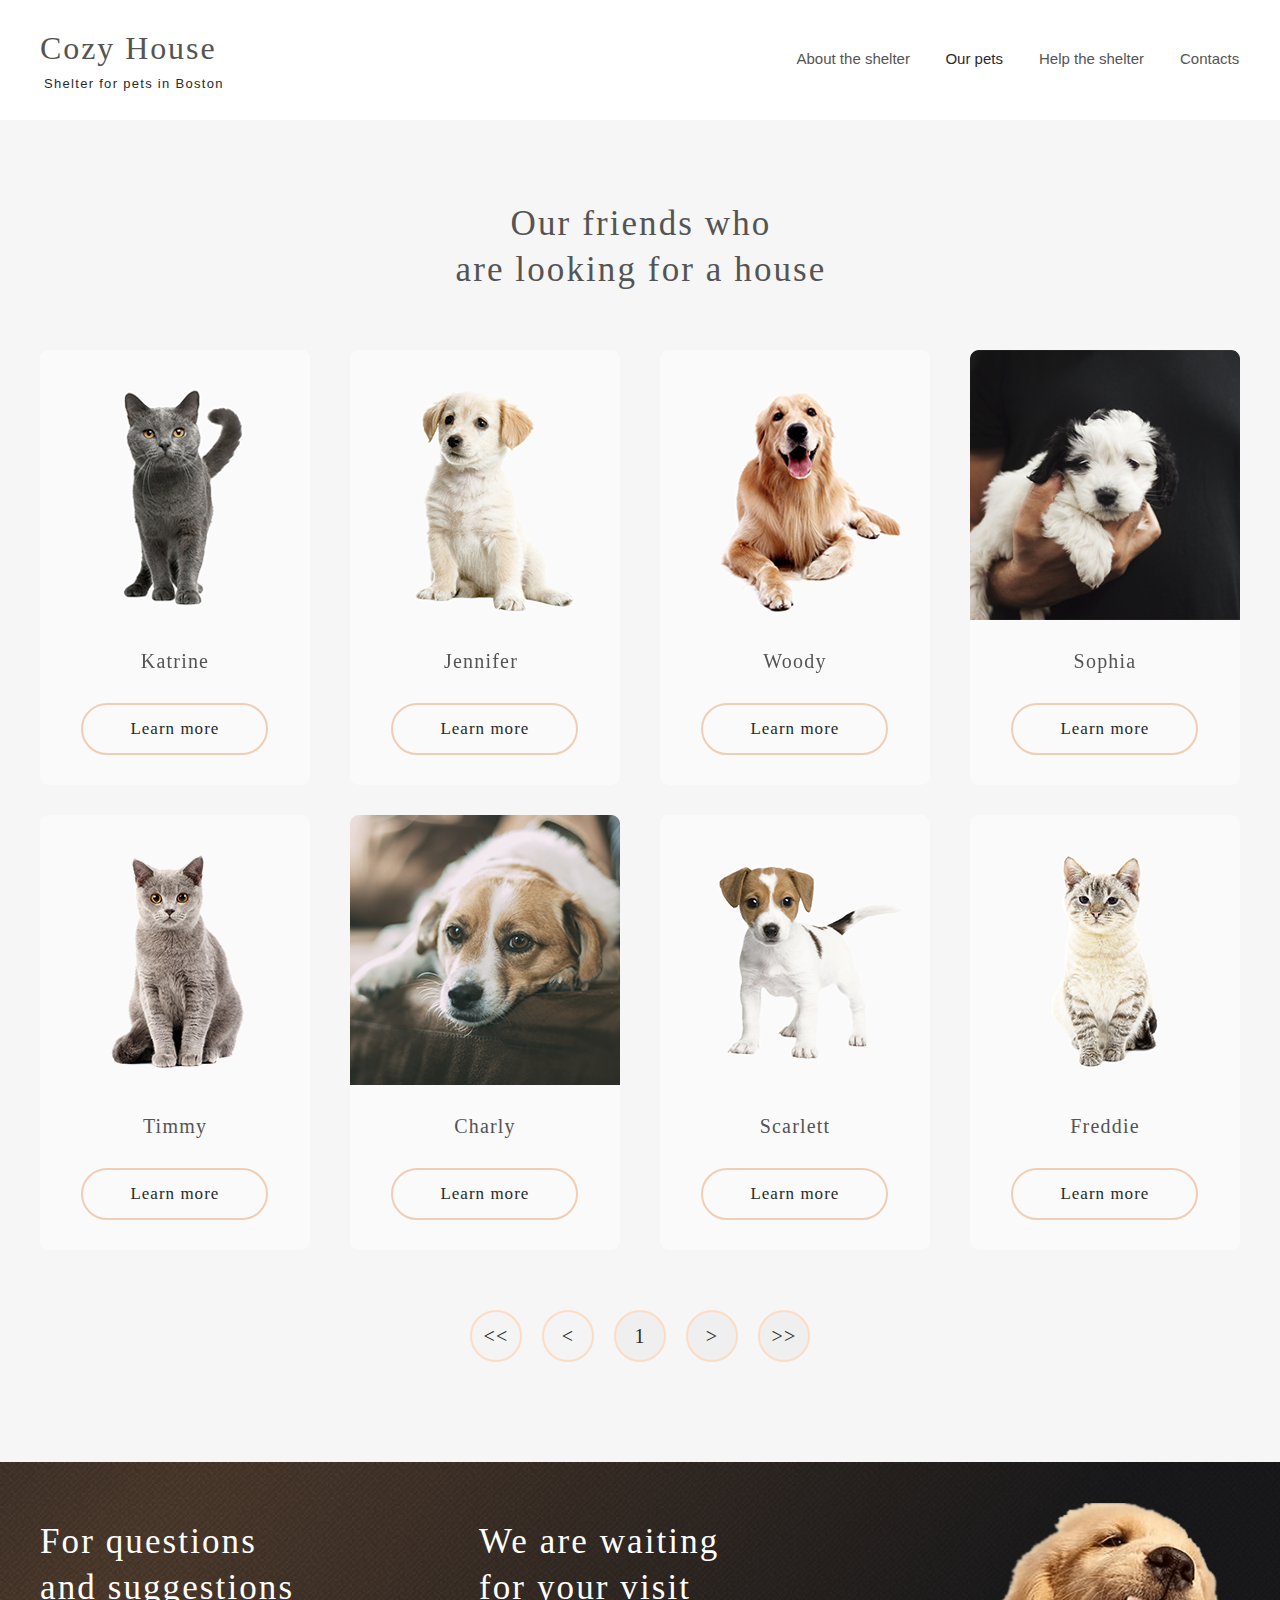
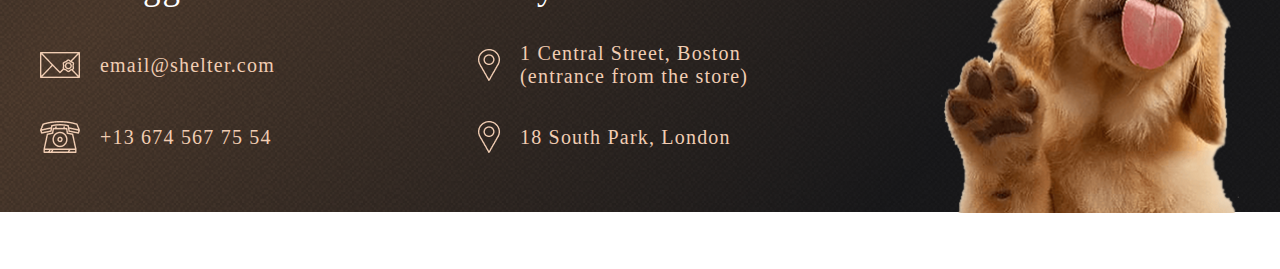
<file: shelter1/index.html>
<!DOCTYPE html>
<html>
    <head>
        <title>Pets page</title>
        <meta charset="UTF-8">
        <link href="style.css" rel="stylesheet">   
        <meta name="viewport" content="width=device-width" />     
    </head>
    <body><div class="padd">
        <div class="div1">
            <header>
                <span class="logo">
                    <h1>Cozy House</h1>
                    <p>Shelter for pets in Boston</p>
                </span>
            </header>
            <img id="menu" src="assets/Burger (1).png" alt="menu">
            <nav>
                <ul>
                    <li id="li1"><a>About the shelter</a></li>
                    <li id="li2"><a>Our pets</a></li>
                    <li id="li3"><a>Help the shelter</a></li>
                    <li id="li4"><a>Contacts</a></li>
                </ul>
            </nav>
            
            </div>
      <div class="div2">
          <h3> Our friends who<br> are looking for a house</h3>
            <div class="card">
          <span>
<img src="assets/pets-katrine.png" alt="cat">
<p> Katrine</p>
<input class="butt" type="button" value="Learn more" name="learn">
          </span>
          <span>
<img src="assets/pets-jennifer.png" alt="puppy">
<p id="jen"> Jennifer</p>
<input class="butt" type="button" value="Learn more" name="learn">
          </span>
          <span>
<img src="assets/pets-woody.png" alt="dog">
<p> Woody</p>
<input class="butt" type="button" value="Learn more" name="learn">
          </span>
          <span>
<img src="assets/pets-katrine (1).png" alt="puppy">
<p> Sophia</p>
<input class="butt" type="button" value="Learn more" name="learn">
          </span>
          <span>
 <img src="assets/pets-timmy.png" alt="cat">
<p> Timmy</p>
<input class="butt" type="button" value="Learn more" name="learn">
          </span>
          <span>
 <img src="assets/pets-charly.png" alt="dog">
<p> Charly</p>
<input class="butt" type="button" value="Learn more" name="learn">
          </span>
          <span>
            <img src="assets/pets-scarlet.png" alt="puppy">
<p> Scarlett</p>
<input class="butt" type="button" value="Learn more" name="learn">
          </span>
          <span>
<img src="assets/pets-katrine (2).png" alt="cat">
<p>Freddie</p>
<input class="butt" type="button" value="Learn more" name="learn">
          </span>
            </div>
            <div class="nav">
<span><input type="button" value="<<" disabled></span>
<span><input type="button" value="<" disabled ></span>
<span>  <input type="button" value="1" ></span>
<span><input type="button" value=">" ></span>
<span> <input type="button" value=">>" ></span>
            </div>
        </div>
     <div class="div3">
<footer>
    <div class="que">
        <h3>For questions and suggestions</h3>
        <span class="mail"> 
          <img src="assets/mail.png" alt="mail">
          <h4>email@shelter.com</h4>
        </span>
        <span class="tel">
          <img src="assets/phone.png" alt="phone">
          <h4>+13 674 567 75 54</h4>
        </span>
        </div>
        <div class="visit">
        <h3>We are waiting for your visit</h3>
        <span class="adr1">
          <img src="assets/pin.png" alt="pin">
          <h4>
            1 Central Street, Boston (entrance from the store)
          </h4>
        </span>
        <span class="adr2">
          <img src="assets/pin.png" alt="pin">
          <h4>
            18 South Park, London 
          </h4>
        </span>
        <img id="puppy1" src="assets/footer-puppy.png" alt="puppy">
        </div>
</footer>
        </div> 
      </div>
    </body> 
</html>
</file>
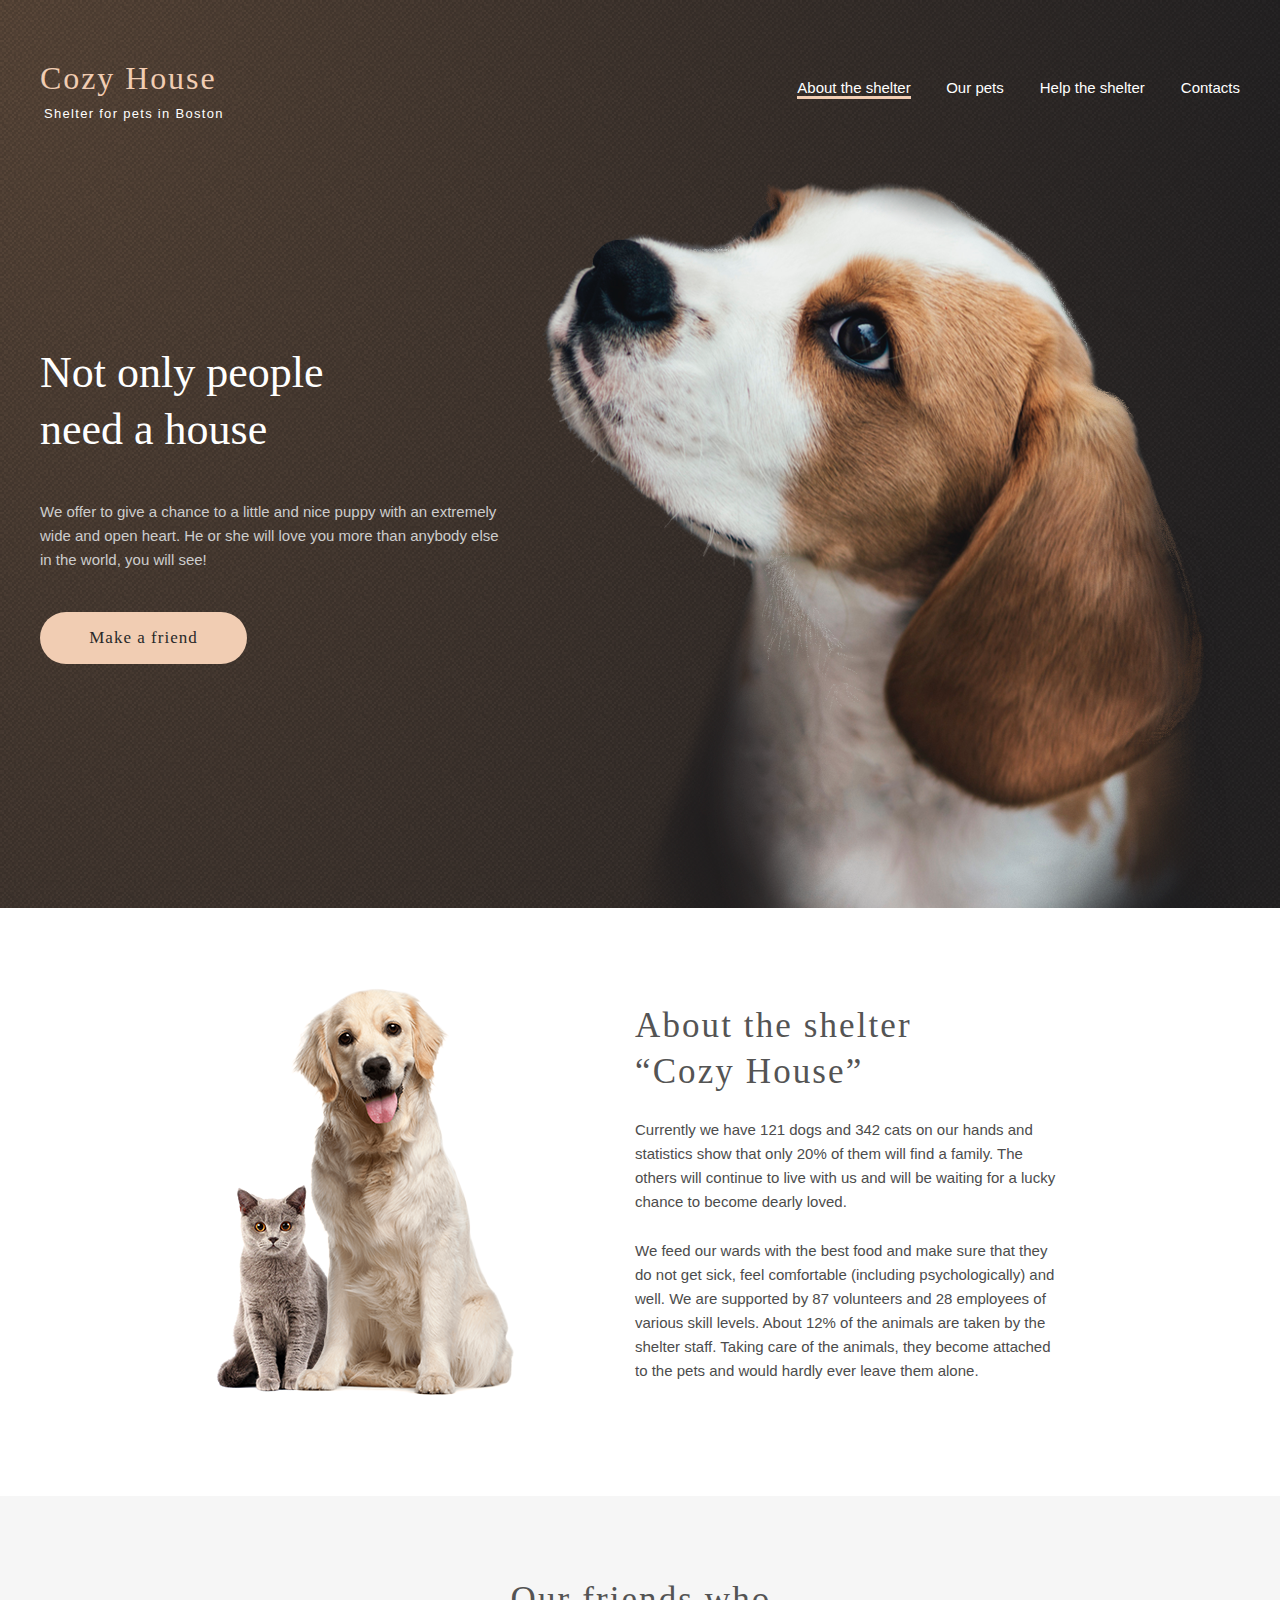
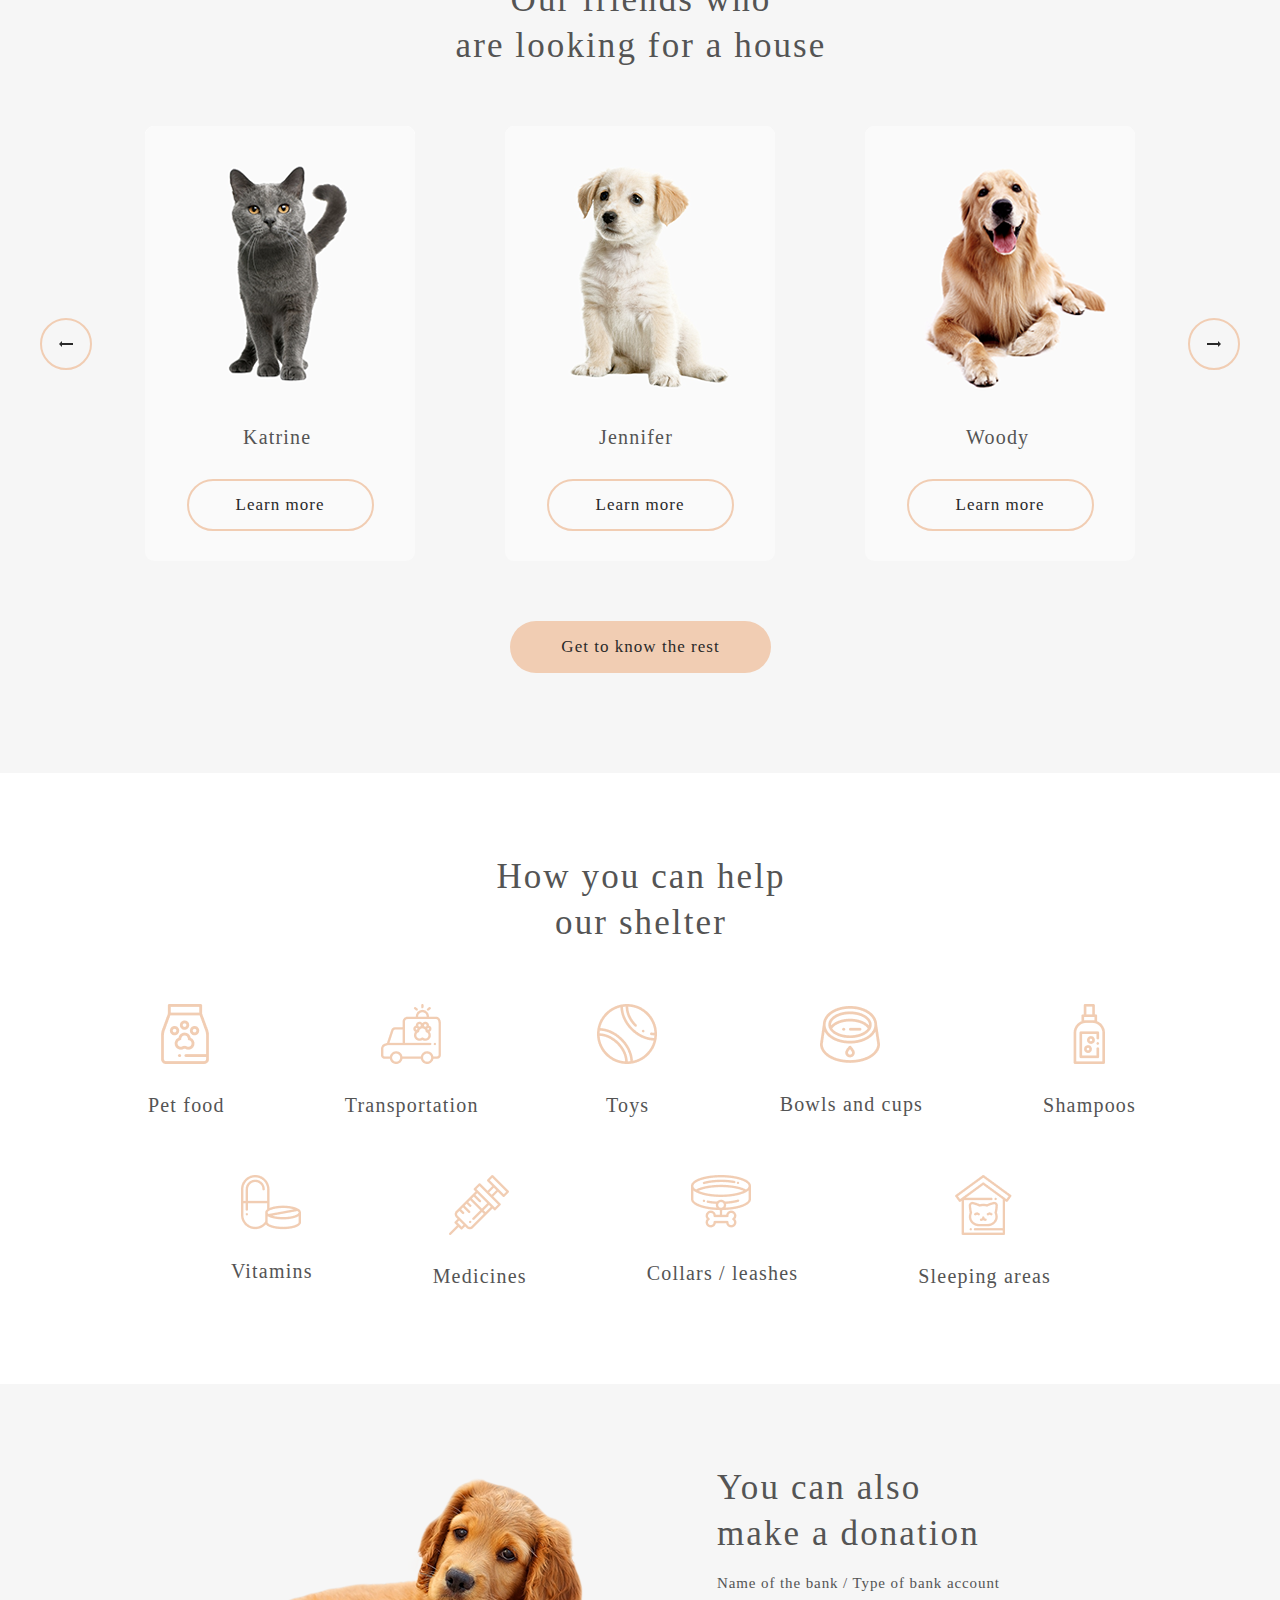
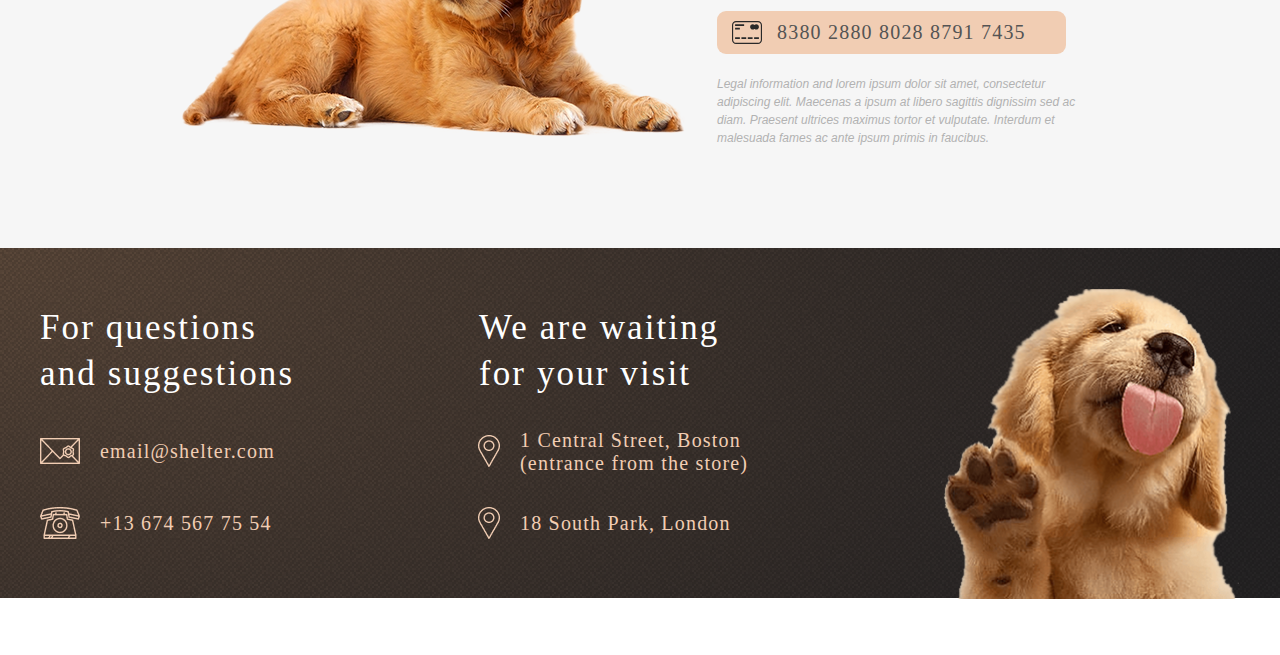
<file: shelter1/index2.html>
<!DOCTYPE html>
<html>
    <head>
<meta charset="UTF-8">
<meta name="viewport" content="width=device-width" />
<title>shelter</title>
<link href="css2.css" rel="stylesheet">
<script src="script.js"></script>
    </head>
    <body>
      <div class="padd">
  <div class="header">
    <header>
        <span class="logo">
            <h1>Cozy House</h1>
            <p>Shelter for pets in Boston</p>
        </span>
        <img id="burger" src="assets/Burger.png" alt="menu">
    </header>
  <nav>
        <ul class="nav-ul" >
            <li class="li-nav" ><a class="nav-underline" id="nav-alactive" href="index2.html">About the shelter</a></li>
            <li class="li-nav" ><a class="nav-underline" href="index.html">Our pets</a></li>
            <li class="li-nav"><a class="nav-underline" id="li3">Help the shelter</a></li>
            <li class="li-nav"><a class="nav-underline" id="li4" >Contacts</a></li>
        </ul>
    </nav>
    <div class="content-not">
      <div>
    <img id="puppy" src="assets/start-screen-puppy.png" alt="puppy"></div>
<div class="text">
        <h2>Not only people need a house</h2>
        <p>We offer to give a chance to a little and nice puppy with an extremely wide and open heart. He or she will love you more than anybody else in the world, you will see!</p>
        <input class="btn-slider" type="button" value="Make a friend" name="make a friend">
        </div></div>
        <div class="hamburger">
          <span class="hamburger__line"></span>
      </div>
      <div class="hamburger_top">
          <span class="hamburger__line_top"></span>
      </div>
  </div>
  <div class="about">
    <img  id="pets" src="assets/about-pets.png" alt="pets">
    <h1>About the shelter “Cozy House”</h1>
    <p id="p1">
        Currently we have 121 dogs and 342 cats on our hands and statistics show that only 20% of them will find a family. The others will continue to live with us and will be waiting for a lucky chance to become dearly loved.
    </p>
    <p id="p2">We feed our wards with the best food and make sure that they do not get sick, feel comfortable (including psychologically) and well. We are supported by 87 volunteers and 28 employees of various skill levels. About 12% of the animals are taken by the shelter staff. Taking care of the animals, they become attached to the pets and would hardly ever leave them alone.</p>
  </div>
  <div class="friends">
    <div class="card">
        <h1>Our friends who
            <br>are looking for a house</h1>
         <span class="arrow-slider" id="lar"><img id="left" src="assets/Arrow.png" alt="arrow"></span>
       <div class="kat">
    <img src="assets/pets-katrine.png" alt="cat">
    <span id="one">Katrine</span>
    <input  class="learn" type="button" value="Learn more" name="Learn more">
    </div>
    <div class="jen">
    <img src="assets/pets-jennifer.png" alt="cat">
    <span id="two">Jennifer</span>
    <input  class="learn"  type="button" value="Learn more" name="Learn more">
    </div>
    <div class="woo">
    <img src="assets/pets-woody.png" alt="doggy">
    <span id="three">Woody</span>
    <input class="learn"  type="button" value="Learn more" name="Learn more">
    </div>
     <span class="arrow-slider" id="ral"><img id="right" src="assets/Arrow (1).png" alt="arrow"></span>
    <input   id="butt" type="button" value="Get to know the rest">
    </div>
    </div>
 <div class="help">
     <h2>How you can help<br> our shelter</h2>
    <div id="grid">
    <span class="s1">
    <img id="i1" src="assets/Vector (1).png" alt="food">
    <p>Pet food</p>
    </span>
    <span class="s1">
    <img  id="i2" src="assets/transportation.png" alt="transport">
    <p>Transportation</p>  
    </span>
    <span class="s1">
    <img id="i3" src="assets/toys.png" alt="toy">
    <p>Toys</p>  
    </span>
    <span class="s1">
    <img id="i4" src="assets/bowls-and-cups.png" alt="bowl">
    <p>Bowls and cups</p>  
    </span>
     <span class="s1">
    <img  id="i5" src="assets/shampoos.png" alt="shampoo">
    <p>Shampoos</p>  
    </span>
    <span class="s1">
    <img id="i6" src="assets/vitamins.png" alt="vitamins">
    <p>Vitamins</p>  
    </span>
    <span class="s1">
    <img id="i7" src="assets/medicines.png" alt="medicines">
    <p>Medicines</p>  
    </span>
    <span class="s1">
    <img id="i8" src="assets/collars-or-leashes.png" alt="collars">
    <p>Collars / leashes</p>  
    </span>
    <span class="s1">
    <img id="i9" src="assets/sleeping-area.png" alt="sleeping-area">
    <p>Sleeping areas</p>  
    </span>
    </div>
  </div>
 <div class="donate">
<span class="doggy1">
    <h3>
        You can also <br> make a donation
    </h3>
   <h5>Name of the bank / Type of bank account </h5>
   <div  class="credit">
    <span><img src="assets/credit-card.svg" alt="credit-card">
    <h4 ><a class="slider-link" href="####">8380 2880 8028 8791 7435</a></h4></span>
  </div>
  <p>Legal information and lorem ipsum dolor sit amet, consectetur adipiscing elit. Maecenas a ipsum at libero sagittis dignissim sed ac diam. Praesent ultrices maximus tortor et vulputate. Interdum et malesuada fames ac ante ipsum primis in faucibus.</p>
</span>
<img id="doggy1" src="assets/donation-dog.png" alt="dog">
  </div>
 <div class="footer">
<div class="que">
<h3>For questions and suggestions</h3>
 <span class="mail"> 
  <a target="_blank" href="https://html5book.ru/hyperlinks-in-html/#part5"><img src="assets/mail.png" alt="mail">
   <h4>email@shelter.com</h4>
</a> </span>
<span class="tel">
  <img src="assets/phone.png" alt="phone">
  <h4>+13 674 567 75 54</h4>
</span>
</div>
<div class="visit">
<h3>We are waiting for your visit</h3>
<span class="adr1">
  <img src="assets/pin.png" alt="pin">
  <h4>
    1 Central Street, Boston (entrance from the store)
  </h4>
</span>
<span class="adr2">
  <img src="assets/pin.png" alt="pin">
  <h4>
    18 South Park, London 
  </h4>
</span>
<img id="puppy1" src="assets/footer-puppy.png" alt="puppy">
</div>
  </div>
</div>
    </body>
</html>
</file>
<file: shelter1/style.css>
body,html{
    margin-top:0px;
    padding:0px;
    margin-bottom: 0;
    margin-left:auto;
    margin-right:auto;
    width:1280px;
}
.padd{
    margin-top:0px;
    padding:0px;
    margin-left:auto;
    margin-right:auto;  
}
.div1{
    width:1280px;
    height:120px;
    background-color: #FFFFFF;
    position: fixed;
}
.div2{
    width:1280px;
    height:1462px;
    background: #F6F6F6;
}
.div3{
    height: 350px;
width: 1280px;
background: url(assets/footer-gradient-background.png), radial-gradient(110.67% 538.64% at 5.73% 50%, #513D2F 0%, #1A1A1C 100%), #211F20;
margin-bottom: 0;
margin-top:0px;
}
#menu{
    display: none;
}
.logo h1{
    padding-top: 30px;
    padding-left: 40px;
    margin-top:0;
    color: #545454;
    font-family: Georgia;
font-style: normal;
font-weight: normal;
font-size: 32px;
letter-spacing: 0.06em;
}
.logo{
height:60px;
align-items: center;
}
.logo p{
    font-family: Arial;
font-style: normal;
font-weight: normal;
font-size: 13px;
align-items: center;
letter-spacing: 0.1em;
color: #292929;
padding-left:44px;
margin-top:-12px;
}
nav{
    margin-top: -90px;
   
}
nav ul{
    text-decoration: none;
    align-items: center;
    margin-left:726.5px;
    margin-top:46px;
}
nav ul li{
    text-align: center;
    display:inline-block;
    font-family: Arial;
    font-style: normal;
    font-weight: normal;
    font-size: 15px;
  line-height: 160%;
    padding-left:30px;
    color: #545454;
}
li:nth-child(1){
    padding-right:1.5px;
}
li:nth-child(2){
    padding-right: 2px;
    color: #292929;
}
 li:nth-child(3){
     padding-right: 2px;
  }
  .que{
      height:350px;
      width:330px;
  }
  .visit{
    height:350px;
    width:330px;  
    margin-top: -328px;
    margin-left: 479px;
  }
.que h3{
    margin-top:0px;
    font-family: Georgia, 'Times New Roman', Times, serif;
    font-style: normal;
    font-weight: normal;
    font-size: 35px;
    line-height: 130%;
    letter-spacing: 0.06em;
    color: #FFFFFF;
    padding-top:57px;
    padding-left:40px;
    width:279px;
    }
    .mail h4{
        font-family: Georgia;
    font-style: normal;
    font-weight: normal;
    font-size: 20px;
    line-height: 115%;
    letter-spacing: 0.06em;
    color: #F1CDB3;
    margin-left: 100px;
    margin-top:-28px;
    }
    .mail img{
        margin-left:40px;
        margin-top:7px;
    }
    .tel h4{
        font-family: Georgia;
    font-style: normal;
    font-weight: normal;
    font-size: 20px;
    line-height: 115%;
    letter-spacing: 0.06em;
    color: #F1CDB3;
    margin-left: 100px;
    margin-top:-31px;
    }
    .tel img{
        margin-left:40px;
        margin-top:17px;
    }
    .visit h3{
        font-family: Georgia;
        font-style: normal;
        font-weight: normal;
        font-size: 35px;
        line-height: 130%;
        letter-spacing: 0.06em;
        color: #FFFFFF;
        width:271px;
    
    }
    .adr1 img{
        margin-top: 4px;
        margin-left: -1px;
    }
    .adr1 h4{
        margin-left: 41px;
    margin-top: -43px;
        width: 260px;
        font-family: Georgia;
    font-style: normal;
    font-weight: normal;
    font-size: 20px;
    line-height: 115%;
    letter-spacing: 0.06em;
    color: #F1CDB3;
   
    }
    .adr2 img{
        margin-top: 6px;
        margin-left: -1px;
    }
    .adr2 h4{
    margin-left: 41px;
    margin-top: -31px;
        font-family: Georgia;
        font-style: normal;
        font-weight: normal;
        font-size: 20px;
        line-height: 115%;
        letter-spacing: 0.06em;
        color: #F1CDB3;   
       
    }
    #puppy1{
        margin-left: 461px;
        margin-top: -272px;
    }
    .card{
        height: 1162px;
width: 1200px;
    }
    .div2 h3{
        padding-left: 441px;
    padding-top:201px;
        margin-top: 0px;
width: 400px;
height: 90px;
font-family: Georgia;
font-style: normal;
font-weight: normal;
text-align: center;
font-size: 35px;
letter-spacing: 0.06em;
line-height: 130%;
color: #545454;
    }
div.card{
    padding-top: 24px;
    padding-left: 40px;
    width: 1200px;
    height: 930px;
    left: 352px;
    top: 350px;    
    display: grid;
    grid-template-rows: 1fr 1fr;
    grid-template-columns: 1fr 1fr 1fr 1fr;
    column-gap: 40px;
   }
.card span{
width: 270px;
height: 435px;
background: #FAFAFA;
border-radius: 9px;
}
.card span p{
 position: absolute;
width: 74px;
height: 23px;
padding-left:98px;
padding-top:6px;
font-family: Georgia;
font-style: normal;
font-weight: normal;
font-size: 20px;
line-height: 23px;
text-align: center;
letter-spacing: 0.06em;
color: #545454;
}
#jen{
 margin-left:-4px;  
}
.butt{
    padding: 0px;
font-family: Georgia;
font-style: normal;
font-weight: normal;
font-size: 17px;
line-height: 130%;
letter-spacing: 0.06em;
color: #292929;
border: 2px solid #F1CDB3;
box-sizing: border-box;
border-radius: 100px;
height: 52px;
width: 187px;
margin-top:79px;
margin-left:41.4px;
background:transparent;
}
.nav{
   padding-top: 30px;
   padding-left:470px;
width: 340px;
height: 52px;
display: grid;
grid-template-columns: 1fr 1fr 1fr 1fr 1fr;
grid-template-rows: 1fr;
column-gap:20px;
}
.nav input{
    height: 52px;
width: 52px;
border: 2px solid #FDDCC4;
box-sizing: border-box;
border-radius: 100px;
color: #292929;
position: absolute;
font-family: Georgia;
font-style: normal;
font-weight: normal;
font-size: 20px;
line-height: 115%;
vertical-align: middle;
text-align: center;
letter-spacing: 0.06em;
}
@media screen and (min-width:321px) and (max-width:768px){
    html,body{
        width:768px;
        margin-top:0px;
        margin-bottom: 0px;
        margin-left: auto;
        margin-right: auto;
    }
    div.div1{
        width:768px;
    }
    div.div2{
        width:768px;
        height:1853px;
    }
    div.div3{
        width:768px;
        height:639px;
        background-image: url(assets/footer-gradient-background\ \(1\).png);
    }
.padd{
    width:768px;
}
.logo h1{
    margin-left: -10px;
}
.logo p{
    margin-left: -10px;
}
nav ul{
margin-left:225px;
}
div.card{
    display: grid;
    width: 580px;
    height: 1365px;
    grid-template-columns: 1fr 1fr;
    grid-template-rows: 1fr 1fr 1fr 1fr;
    column-gap: 41px;
    padding-left: 93px;
    row-gap: 61px;
}

.card span:nth-child(1){
    padding-left: 1px;
    padding-top: 1px;
}
.card span:nth-child(6){
    margin-left: -1px;
    padding-top: 0px;
}
.card span:nth-child(4){
    margin-left:-1px;
}
.card span:nth-child(3){
    padding-left:1px;
}
.card span:nth-child(2){
    margin-left: -1px;
    padding-top: 1px;
}
.card span:nth-child(5){
    padding-left:1px;
}
.card span:nth-child(7){
    display: none;
}
.card span:nth-child(8){
    display: none;
}
.div2 h3 {
    padding-left: 185px;}
    .card span{
        width: 270px;
        height: 435px;
        background: #FAFAFA;
        border-radius: 9px;
        margin-top: -31px;
        }
        .nav{
            margin-left: -256px;
            padding-top: 10px;
        }
        .que h3{
padding-top:31px;
        }
        .que{
            padding-left:24px;
        }
        .visit{
            margin-left: 403px;
            margin-top: -354px;
        }
        #puppy1{
            padding-top: 315px;
            margin-left: -169px;
        }
        #menu{
            display: none;        }
}
@media screen and (min-width:0px) and (max-width:320px){
    body,html{
        width:320px;
        margin-top:0px;
        margin-bottom: 0px;
        margin-left: auto;
        margin-right: auto;
    }
    div.div1{
        width:320px;
    }
    div.div2{
        width:320px;
        height:1769px;
    }
    div.div3{
        width:320px;
        height:809px;
        background-image: url(assets/footer-gradient-background\ \(2\).png);
    }
.padd{
    width:320px;
}
nav{
    display:none;
}
#menu{
    padding-left:237px;
    margin-top: -54px;
    position: absolute;
    display: inline;
}

.logo h1{
padding-left:10px;
width:190px;
margin-left: 0px;
}
.logo p{
    padding-left:14px;
    width:190px;
    margin-left: 0px;
}
.card span:nth-child(4){
    display: none;
}
.card span:nth-child(5){
    display: none;
}
.card span:nth-child(6){
    display: none;
}
.card span:nth-child(7){
    display: none;
}
.card span:nth-child(8){
    display: none;
}
div.card{
    display: grid;
    grid-template-columns: 1fr;
    grid-template-rows: 1fr 1fr 1fr;
    margin-left:-15px;
    margin-top:-33px;
    height:1365px;
 width:270px;
    row-gap: 30px;
}
.div2 h3{
    font-family: Georgia;
font-style: normal;
font-weight: normal;
font-size: 25px;
line-height: 130%;
text-align: center;
letter-spacing: 0.06em;
color: #545454;
margin-left: -440px;
padding-top: 162px;
width: 320px;
margin-right: 0;
}

.nav{
    padding-top: 42px;
    padding-left: 11px;
    width: 289px;
}
.que h3{
    font-family: Georgia;
    font-style: normal;
    font-weight: normal;
    font-size: 25px;
    line-height: 130%;
    text-align: center;
    letter-spacing: 0.06em;
    color: #FFFFFF;
    padding-left: 21px;
    padding-top: 31px;
}
.visit h3{
    font-family: Georgia;
font-style: normal;
font-weight: normal;
font-size: 25px;
line-height: 130%;
text-align: center;
letter-spacing: 0.06em;
color: #FFFFFF;
margin-left: 21px;
margin-top: 21px;
}
.mail img{
    margin-left: 34px;
    padding-top: 11px;
}
.mail h4{
    margin-left: 94px;
}
.adr1 img{
    margin-left: 6px;
    margin-top: 22px;
}
.adr2 img{
    margin-left: 6px;
    margin-top: 13px;

}
.adr2 h4{
        margin-left: 47px;
        margin-top:-32px;
}
.adr1 h4{
    margin-left: 47px;
    margin-top: -42px;
}
.que{
    width:320px;
}
.visit{
    margin-top: -93px;
    margin-left: 4px;
    width:310px;
}
#puppy1{
    height: 269px;
width: 260px;
margin-left: 26px;
padding-top: 290px;
}
}
</file>
<file: shelter1/css2.css>
body,html{
    width:1280px;
    height:100%;
   padding:0px;
   margin-top:0;
   margin-left:auto;
   margin-right:auto;
}
.padd{
    margin-left:auto;
    margin-right:auto;
}
a{text-decoration: none;
    color:white;}
div.header{
    margin:0px;
    padding:0px;
    width:1280px;
height:908px;
background: url(assets/noise_transparent@2x.png), radial-gradient(100% 215.42% at 0% 0%, #5B483A 0%, #262425 100%), #211F20;
}
.about{
    background: #FFFFFF;
    height: 588px;
}
.friends{
height: 877px;
background: #F6F6F6;
}
.help{
height: 611px;
background: #FFFFFF;
}
.donate{
    height: 464px;
background: #F6F6F6;
margin-top: 275px;
}
div.footer{
height: 350px;
background: url(assets/noise_transparent@2x.png), radial-gradient(100% 215.42% at 0% 0%, #5B483A 0%, #262425 100%), #211F20;
    }

.logo h1{
    margin-top:0;
    color: #F1CDB3;
    font-family: Georgia;
font-style: normal;
font-weight: normal;
font-size: 32px;
letter-spacing: 0.06em;
}
.logo{
position: absolute;
margin-top:60px;
margin-left:40px;
height:60px;
align-items: center;
}
.logo p{
    font-family: Arial;
font-style: normal;
font-weight: normal;
font-size: 13px;
align-items: center;
letter-spacing: 0.1em;
color: #FFFFFF;
padding-left:4px;
margin-top:-12px;
}
nav{
    position: static;
    color:white;
    text-align:right;
    padding-right:40px;
    padding-top:76px;
}
.slider-link{
    text-decoration: none;
    color: #545454;
}
div.credit:hover {
    cursor: pointer;
    background: #FDDCC4;
}
#butt:hover{
    cursor: pointer;
    background: #FDDCC4;
}
.btn-slider:hover {
    cursor: pointer;
    background: #FDDCC4;
}
div.kat:hover{
    cursor: pointer;
    background: #FFFFFF;
}
div.jen:hover{
    cursor: pointer;
    background: #FFFFFF;
}
div.woo:hover {
    cursor: pointer;
    background: #FFFFFF;
}
.arrow-slider:hover{
    background: #FDDCC4;
}
.arrow-slider:disabled {
    background: lightgray;
}
.nav-underline:hover{
    color: #FAFAFA;
}
.nav-underline:active{
    text-decoration: none;
    border-bottom: 3px #F1CDB3 solid;
    
}
#nav-alactive:nth-child(1){
    text-decoration: none;
    border-bottom: 3px #F1CDB3 solid;
    width: 114px;
}

nav ul{
    text-decoration: none;
    align-items: center;
    margin-left:726.5px;
    margin-top:0px;
}
nav ul li{
    text-align: center;
    display:inline-block;
    font-family: Arial;
    font-style: normal;
    font-weight: normal;
    font-size: 15px;
  line-height: 160%;
    font-weight:200;
    padding-left:30px;
}
li:nth-child(1){
    padding-right:1.5px;
}
li:nth-child(2){
    padding-right: 2px;
    color: #CDCDCD;
 }
 li:nth-child(3){
     padding-right: 2px;
     color: #CDCDCD;
  }
  li:nth-child(4){
    color: #CDCDCD;
  }
  #puppy{
    margin-left:542px;
margin-top:64px;
}
.text h2{
    margin-left:40px;
    margin-top:-568px;
    width: 310px;
    font-family: Georgia;
font-style: normal;
font-weight: normal;
font-size: 44px;
line-height: 130%;
color: #FFFFFF;
}
.text p{
    width:460px;
    font-family: Arial;
font-style: normal;
font-weight: normal;
font-size: 15px;
line-height: 160%;
color: #CDCDCD;
margin-left:40px;
padding-top:5px;
}
.text input{
    width: 207px;
height: 52px;
background: #F1CDB3;
border-radius: 100px;
border:none;
font-family: Georgia;
font-style: normal;
font-weight: normal;
font-size: 17px;
line-height: 130%;
letter-spacing: 0.06em;
color: #292929;
margin-top:25px;
margin-left:40px;
}
#pets{
    margin-left:215px;
    margin-top:80px;
}
.about h1{
    width:370px;
    font-family: Georgia;
font-style: normal;
font-weight: normal;
font-size: 35px;
line-height: 130%;
align-items: center;
letter-spacing: 0.06em;
color: #545454;
margin-left:635px;
margin-top:-397px;
}
#p1{
    width: 430px;
    font-family: Arial;
font-style: normal;
font-weight: normal;
font-size: 15px;
line-height: 160%;
color: #4C4C4C;
margin-left:635px;
padding-top:0.5px;
}
#p2{
    width: 430px;
    font-family: Arial;
font-style: normal;
font-weight: normal;
font-size: 15px;
line-height: 160%;
color: #4C4C4C;
margin-left:635px;
padding-top:10.5px;
}
.card{
    position: absolute;
    width: 1200px;
    height: 697px;    
}
.card h1{
    position: absolute;
width: 400px;
text-align: center;
left: 441px;
top:58px;
font-family: Georgia;
font-style: normal;
font-weight: normal;
font-size: 35px;
line-height: 130%;
align-items: center;
text-align: center;
letter-spacing: 0.06em;
color: #545454;
}
.card .kat{
    display: flex;
flex-direction: column;
align-items: flex-start;
position: absolute;
width: 270px;
height: 435px;
left: 145px;
top: 230px;
background: #FAFAFA;
border-radius: 9px;
}
.card .jen{
    display: flex;
flex-direction: column;
align-items: flex-start;
position: absolute;
width: 270px;
height: 435px;
left: 505px;
top: 230px;
background: #FAFAFA;
border-radius: 9px;
}
.card .woo{
    display: flex;
    flex-direction: column;
    align-items: flex-start;
 position: absolute;
    width: 270px;
    height: 435px;
    left: 865px;
    top: 230px;
    background: #FAFAFA;
    border-radius: 9px;
}
.card img{
    margin-top:0px;
    margin-left:0px;

}
.card span{
    margin-left:98px;
    margin-top:300px;
    font-family: Georgia;
    font-style: normal;
    font-weight: normal;
    font-size: 20px;
    line-height: 23px;
    align-items: center;
    text-align: center;
    letter-spacing: 0.06em;
    position: absolute;
    color: #545454;
    }
    #two{
        margin-left:94px;
    }
    #three{
        margin-left:101px;
    }
    .card .learn{
        background: transparent;
    border-radius: 9px;
    font-family: Georgia;
    font-style: normal;
    font-weight: normal;
    font-size: 17px;
    line-height: 130%;
    letter-spacing: 0.06em;
    color: #292929;
    border: 2px solid #F1CDB3;
    box-sizing: border-box;
    border-radius: 100px;
    margin-top:83px;
    margin-left:41.6px;
    width:187px;
    height:52px;
    }
    #left{
     margin-top:21px;
        margin-left:0px;   
    }
    #burger{
        display:none;
    }
    #right{
        margin-left:0px;
    margin-top:21px;}
     #lar{
            width:52px;
            height:52px;
            border: 2px solid #F1CDB3;
    box-sizing: border-box;
    border-radius: 100px;
    margin-left:40px;
    margin-top:422px;
        }
    #ral{
        width:52px;
        height:52px;
        border: 2px solid #F1CDB3;
    box-sizing: border-box;
    border-radius: 100px;
    margin-left:1188px;
    margin-top:422px;
    }
    #butt{
        margin-top:725px;
        margin-left:510px;
        border:none;
        width: 261px;
        height: 52px;
        background: #F1CDB3;
    border-radius: 100px;
    font-family: Georgia;
    font-style: normal;
    font-weight: normal;
    font-size: 17px;
    line-height: 130%;
    letter-spacing: 0.06em;
    color: #292929;
    }
    #grid{
        display: flex;
       justify-content: center;
       flex-wrap: wrap;
        width:1180px;
        column-gap: 118px;
        row-gap: 37.5px;
        margin-top:59px;
        margin-left:50px;
    }
    #grid span:nth-child(4){
        padding-left:3px;
        margin-top:2px;
    }
    #grid span:nth-child(1){
        padding-left:2px;
    }
   .s1:nth-child(8) p{
        padding-top:4px;
    }
    #grid span{text-align: center;
    align-items: center;}
    #grid p{
        font-family: Georgia;
    font-style: normal;
    font-weight: normal;
    font-size: 20px;
    line-height: 115%;
    align-items: center;
    letter-spacing: 0.06em;
    color: #545454;
    text-align: center;
    margin-top:26px;
    margin-left:2px;}
    .help h2{
        padding-left:2px;
        padding-top:81px;
        margin-top:0px;
    font-family: Georgia;
    font-style: normal;
    font-weight: normal;
    font-size: 35px;
    line-height: 130%;
    align-items: center;
    text-align: center;
    letter-spacing: 0.06em;
    color: #545454;
    }
    #doggy1{
        margin-top: -282px;
        margin-left: 182px;
        position: absolute;
    }
    .doggy1 h3{
        width:300px;
        height:90px;
        margin-left:717px;
        margin-top:-275px;
        font-family: Georgia;
        font-style: normal;
        font-weight: normal;
        font-size: 35px;
        line-height: 130%;
        align-items: center;
        letter-spacing: 0.06em;
        color: #545454;
        padding-top: 81px
    }
.doggy1 h5{
    font-family: Georgia;
font-style: normal;
font-weight: normal;
font-size: 15px;
line-height: 110%;
align-items: center;
letter-spacing: 0.06em;
color: #545454;
margin-left:717px;
margin-top:-15.5px;
}
.doggy1 h4{
    font-family: Georgia;
font-style: normal;
font-weight: normal;
font-size: 20px;
line-height: 115%;
align-items: center;
letter-spacing: 0.06em;
color: #545454;
}
div.credit {
    margin-left: 717px;
    width: 349px;
    height:43px;
    background: #F1CDB3;
border-radius: 9px;
display: flex;
flex-direction: column;
align-items: flex-start;
margin-top:-5px;

}
.credit h4{
    margin-left:60px;
    margin-top:-27px;
}
.credit img{
    margin-left:15px;
    margin-top:10px;
}
.doggy1 p{
    width: 380px;
height: 72px;
font-family: Arial;
font-style: italic;
font-weight: normal;
font-size: 12px;
line-height: 18px;
align-items: center;
color: #B2B2B2;
margin-left:717px;
margin-top:20.5px;
}
div.que{
    height:350px;
    width:330px;
    margin-right: 0px;
}
.que h3{
margin-top:0px;
font-family: Georgia, 'Times New Roman', Times, serif;
font-style: normal;
font-weight: normal;
font-size: 35px;
line-height: 130%;
letter-spacing: 0.06em;
color: #FFFFFF;
padding-top:57px;
padding-left:40px;
width:279px;
}
span.email{
    width:270px;
    height:30px;
}
.mail h4{
    font-family: Georgia;
font-style: normal;
font-weight: normal;
font-size: 20px;
line-height: 115%;
letter-spacing: 0.06em;
color: #F1CDB3;
margin-left: 100px;
margin-top:-28px;
}
.mail img{
    margin-left:40px;
    margin-top:7px;
}
.tel h4{
    font-family: Georgia;
font-style: normal;
font-weight: normal;
font-size: 20px;
line-height: 115%;
letter-spacing: 0.06em;
color: #F1CDB3;
margin-left: 100px;
margin-top:-31px;
}
.tel img{
    margin-left:40px;
    margin-top:17px;
}
.visit{
    height:350px;
    width:400px;  
    margin-left: 479px;
    margin-top: -328px;
    
}
.visit h3{
    font-family: Georgia;
    font-style: normal;
    font-weight: normal;
    font-size: 35px;
    line-height: 130%;
    letter-spacing: 0.06em;
    color: #FFFFFF;
   
    width:271px;
}
.adr1 img{
    margin-left: -1px;
    margin-top: 4px;
}

.adr1 h4{
    margin-top: -42px;
    margin-left: 41px;
    width: 260px;
    font-family: Georgia;
font-style: normal;
font-weight: normal;
font-size: 20px;
line-height: 115%;
letter-spacing: 0.06em;
color: #F1CDB3;

}
.adr2 img{
    margin-top: 5px;
    margin-left: -1px;
}
.adr2 h4{
    margin-left: 41px;
    margin-top: -31px;
    font-family: Georgia;
    font-style: normal;
    font-weight: normal;
    font-size: 20px;
    line-height: 115%;
    letter-spacing: 0.06em;
    color: #F1CDB3;   
  
}
#puppy1{
    margin-left: 461px;
    margin-top: -272px;
}

@media screen and (min-width:321px) and (max-width:768px){
  html,body{
      width:768px;
      margin-left:auto;
      margin-right: auto;
      margin-top:0;
  }
  div.card{
      width:768px;
  }
  .logo{
      margin-top:30px;
      margin-left:30px;
  }
  .nav{
      width:443px;
      height:27px;
      position: static;
font-family: Arial;
font-style: normal;
font-weight: normal;
font-size: 15px;
line-height: 160%;
color: #CDCDCD;
flex: none;
order: 0;
align-self: center;
flex-grow: 0;
margin: 0px 10px;
}
.nav{
    display: inline-block;
 width:443px;
 padding:0px;
}
nav ul{
    margin:-30px 0px;
    padding-left:239px;
    width:500px;
}
  #puppy{
      width:569px;
      height:593px;
      margin-left:169px;
      margin-top:526px;
  }
  .padd{
      margin-top:0;
      width:768px;
      margin-left:auto;
      margin-right: auto;
  }
  .text{
      margin-top:-1020px;
      margin-left:114px;
  }
  .text h2{
    padding-top: 2px;
  }
  .text p{
    padding-top: 4px;
  }
  .text input{
      margin-left:166px;
      margin-top:27px;
  }
      div.header{
    width:768px;
      height:1165px;
  }
.about{
    width:768px;
    height:1048px;   
}
#pets{
    margin-top:540px;
    margin-left:234px;
}
#p1{
margin-top:21px;
margin-left:169px;
}
#p2{
margin-left:169px;   
}
.about h1{
    margin-top:-871px;
    margin-left:169px;
}
.friends{
    width:768px;
    height:877px;
}
.card div.woo{
    display: none;
}
.card h1{
margin-left:-256px;
}

.card img {
    margin-top: 0px;
    margin-left: -1px;
}
.kat{
    margin-left:-50px;
}
.jen{
    margin-left:-100px;   
}
#lar{
    margin-left:30px;
}
#ral{
margin-left:685px;
}
#butt{
    margin-left:253px;
}
.help{
    width:768px;
    height:779px;
}
.donate{
    width: 768px;
    height:783px;
    margin-top: 604px;
}
#doggy1{
    margin-left: 131px;
    margin-top: 48px;
}
.doggy1 h3{
    padding-top: 80px;
    margin-top: -604px;
    margin-left: 194px;

}
.doggy1 span{
margin-left:0px;
margin-top:-4px;
}
.doggy1 img{
    margin-top:13px;
    margin-left: 16px;
}
.doggy1 h4{
    margin-top:-27px;
    z-index: 2;
}
div.credit{
    margin-left:194px;
    z-index:1;
}
.doggy1  p{
    margin-left:194px;
    margin-top:20px;
}
.doggy1 h5{
margin-left:194px;
margin-top:-15px;
}
div.footer{
    width:768px;
    height:639px;
    margin-top:-1px;
}
div.que h3{
   padding-top:0px;
   width:279px;
}
.que{
    padding-top: 31px;
    padding-left:23px;
    width:360px;
}
.visit{
    width: 280px;
    margin: 0px;
    margin-left: 402px;
    margin-top: -384px;
}
.visit h3{
    width:271px;
}
.adr1 h4{
    margin-top:-43px;
}
.adr2 h4{
    padding-top:1px;
}
#puppy1{
    margin-left: -168px;
    margin-top: 43px;
}
#grid{
    display:grid;
    grid-template-columns: 1fr 1fr 1fr;
    grid-template-rows: 1fr 1fr 1fr;
    row-gap: 10px;
    column-gap: 50px;
    width:660px;
    height:460px;
    margin-left:50px;
    margin-top:50px;
    align-items: center;
}
.s1:nth-child(1){
    margin-top: 9px;
    margin-left: 19px;
}
.s1:nth-child(2){
    margin-left: 6px;
    margin-top: 8px;
}
.s1:nth-child(3){
    margin-top: 8px;
    margin-left: -5px;}

.s1:nth-child(4){
    margin-left: 19px;
    padding-top: 25px;
}
  .s1:nth-child(5){
    margin-left: 5px;
    margin-top: 25px;
}
.s1:nth-child(6){
    margin-top: 25px;
    margin-left: -6px;
}
.s1:nth-child(7){
    margin-top: 25px;
    margin-left: 21px;
}
.s1:nth-child(8){
    margin-top: 25px;
    margin-left: 7px;
}
.s1:nth-child(9){
    margin-top: 25px;
    margin-left: -5px;
}
}
  @media screen and (min-width:0px) and (max-width:320px){
    html,body{
        width:320px;
        margin-left:auto;
        margin-right: auto;
        margin-top:0;
    }
    .padd{
        margin-top:0;
        width:320px;
        margin-left:auto;
        margin-right: auto;
    }
    div.header{
        width:320px;
          height:823px;
          margin:0;
      }
    .logo{
        margin-top:30px;
        margin-left:10px;
    }
      .about{
        width:320px;
        height:974px;   
    }
    .friends{
        width:320px;
        height:791px;
    }
    .help{
        width:320px;
        height:791px;
    }
    .donate{
        width: 320px;
        height:542.2px;
    }
    div.footer{
        width:320px;
        height:809px;
        margin-top:0;
    }
    #burger{
        display: inline-block;
        margin-left:237px;
padding-top:50px;
}
#burger:active{
	transform-origin:  0 center 0;
    transform: rotate(90deg);
    margin-left:280px;
    margin-top:0px;
}

    nav{
        display:none;
    }
    #puppy{
        height: 271.7735900878906px;
width: 260px;
margin-left:50px;
margin-top:479px;
    }
    .text h2{
        position: absolute;
width: 250px;
height: 64px;
font-family: Georgia;
font-style: normal;
font-weight: normal;
font-size: 25px;
line-height: 130%;
text-align: center;
letter-spacing: 0.06em;
color: #FFFFFF;
margin-top: -101px;
margin-left: 35px;
    }
    .text p{
font-family: Arial;
font-size: 15px;
font-style: normal;
font-weight: 400;
line-height: 24px;
letter-spacing: 0px;
text-align: center;
width:300px;
margin-left: 9px;
margin-top: -576px;
    }
    .text input{
        margin-top: 27px;
    margin-left: 56px;
    }
#pets{
    height: 353.6000061035156px;
width: 260px;
margin-left: 30px;
margin-top: 578px;
}
.about h1{
    height: 64px;
width: 270px;
font-family: Georgia;
font-style: normal;
font-weight: normal;
font-size: 25px;
text-align: center;
line-height: 130%;
letter-spacing: 0.06em;
color: #545454;
margin-left:26px;
margin-top: -894px;
}
#p1{width:270px;
text-align: justify;
margin-left:25px;
margin-top:25px;}
#p2{
    width:270px;
    text-align: justify;
    margin-left:25px;
    margin-top:-4px;
}
.card div.jen{
    display: none;
}
.card div.woo{
    display: none;
}
.card{
    width:320px;
}
.card h1{
    margin-top: -16px;
    margin-left: -430px;
width: 300px;
height: 64px;
font-family: Georgia;
font-style: normal;
font-weight: normal;
font-size: 25px;
line-height: 130%;
letter-spacing: 0.06em;
color: #545454;
}
.card .kat{
    left: 25px;
    top: 148px;
}
#lar{
    margin-left: 68px;
    margin-top: 603px;
}
#ral{
    margin-left: 200px;
    margin-top: 603px;
}
#butt{
    margin-top: 697px;
    margin-left: 29px;
}
#grid{
    display: grid;
    width:320px;
    height:500px;
    grid-template-columns: 1fr 1fr;
    grid-template-rows: 1fr 1fr 1fr 1fr 1fr;
    row-gap: 0px;
    column-gap: 0px;
    margin-left:0px;
    margin-top:44px;
}
#i1{
    height: 50px;
width: 39.880863189697266px;
}
#i2{
    height: 49.999996185302734px;
    width: 49.96080780029297px;
}
#i3{
    height: 50px;
    width: 50px;
  }
#i4{
    height: 47.34648895263672px;
    width: 49.999996185302734px;
}
#i5{
    height: 50px;
width: 26.086965560913086px;
}
#i6{
    height: 45.132225036621094px;
    width: 50px;
}
#i7{
    height: 50px;
width: 49.99991226196289px;
}
#i8{
    height: 43.695228576660156px;
    width: 49.999996185302734px;
}
#i9{
    height: 50px;
width: 46.906959533691406px;
}
#grid span p{
    font-size: 15px;
    line-height: 110%;
    margin-top: 18px;
}
.s1:nth-child(1){
    margin-top: -2px;
    margin-left: -2px;
}
.s1:nth-child(2){
    margin-left: 0px;
    margin-top: -2px;
}
.s1:nth-child(3){
    margin-top: 14px;
    margin-left: -1px;
}
.s1:nth-child(4){
    margin-left: -3px;
    padding-top: 14px;
}
  .s1:nth-child(5){
    margin-left: -2px;
    margin-top: 14px;
}
.s1:nth-child(6){
    margin-top: 17px;
    margin-left: -1px;
}
.s1:nth-child(7){  
    margin-top: 14px;
    margin-left: 0px;
}
.s1:nth-child(8){
    margin-top: 18px;
    margin-left: 0px;
}
.s1:nth-child(9){
    margin-top: 14px;
    margin-left: 1px;
}
.help{
    margin-top:40px;
}
.help h2{
    padding-top:41px;
font-family: Georgia;
font-style: normal;
font-weight: normal;
font-size: 25px;
line-height: 130%;
letter-spacing: 0.06em;
color: #545454;
margin-top:-39px;
}
.donate{
    margin-top:-47px;
}
#doggy1{
    height: 135.1999969482422px;
width: 260px;
margin-top:30px;
margin-left: 30px;
}
.donate h3{
    padding-top: 42px;
    margin-top: 0px;
    margin-left: 11px;
    font-family: Georgia;
    font-style: normal;
    font-weight: normal;
    font-size: 25px;
    line-height: 130%;
    text-align: center;
    letter-spacing: 0.06em;
        color: #545454;   
}
.doggy1 h5{
    font-family: Arial;
font-style: normal;
font-weight: normal;
font-size: 15px;
line-height: 160%;
letter-spacing: 0;
    color: #545454;
    margin-left: 23px;
    margin-top: -31.5px;

}
div.credit{
    width:281px;
    margin-left: 19px;
}
.credit h4{
    font-family: Georgia;
font-style: normal;
font-weight: normal;
font-size: 15px;
line-height: 110%;
letter-spacing: 0.06em;
color: #545454;
margin-top:-23px;
}
.doggy1 p{
    
    width: 280px;
    height: 90px;
    font-family: Arial;
    font-style: italic;
    font-weight: normal;
    font-size: 12px;
    line-height: 18px;
    text-align: justify;
    color: #B2B2B2;
    margin-left:20px;
}
.que h3{
    padding-left: 21px;
    padding-top: 30px;
    margin-left: 0px;
    margin-top: 0px;
width: 278px;
text-align: center;
font-family: Georgia;
font-style: normal;
font-weight: normal;
font-size: 25px;
line-height: 130%;
letter-spacing: 0.06em;
color: #FFFFFF;

margin-right: 0;
}
div.que{
    width:320px;
}
span.tel{
    width:320px;
}
a.mail{
    width:320px;
}
.mail img{

    margin-left: 34px;
    margin-top: 18px;
}
.mail h4{
    margin-left: 94px;
}
.visit{
    width:275px;
    margin-left: -454px;
    margin-top: -97px;
    
}
.visit h3{
    font-family: Georgia;
font-style: normal;
font-weight: normal;
font-size: 25px;
line-height: 130%;
text-align: center;
letter-spacing: 0.06em;
color: #FFFFFF;
width: 270px;
margin-left: 479px;
}
.adr1 h4{
    margin-left: 505px;
    
}
.adr1 img{
    margin-top: 21px;
    margin-left: 464px;
}
.adr2 img{
    margin-left: 464px;
    margin-top: 13px;
}
.adr2 h4{
    margin-top: -32px;
    margin-left: 506px;
    width: 270px;
}
.adr2{
    width:320px;
}
.adr1{
    width:320px;
}
#puppy1{
    height: 269px;
    width: 260px;
    margin-left: 484px;
    margin-top: 19px;
}
  }
</file>
